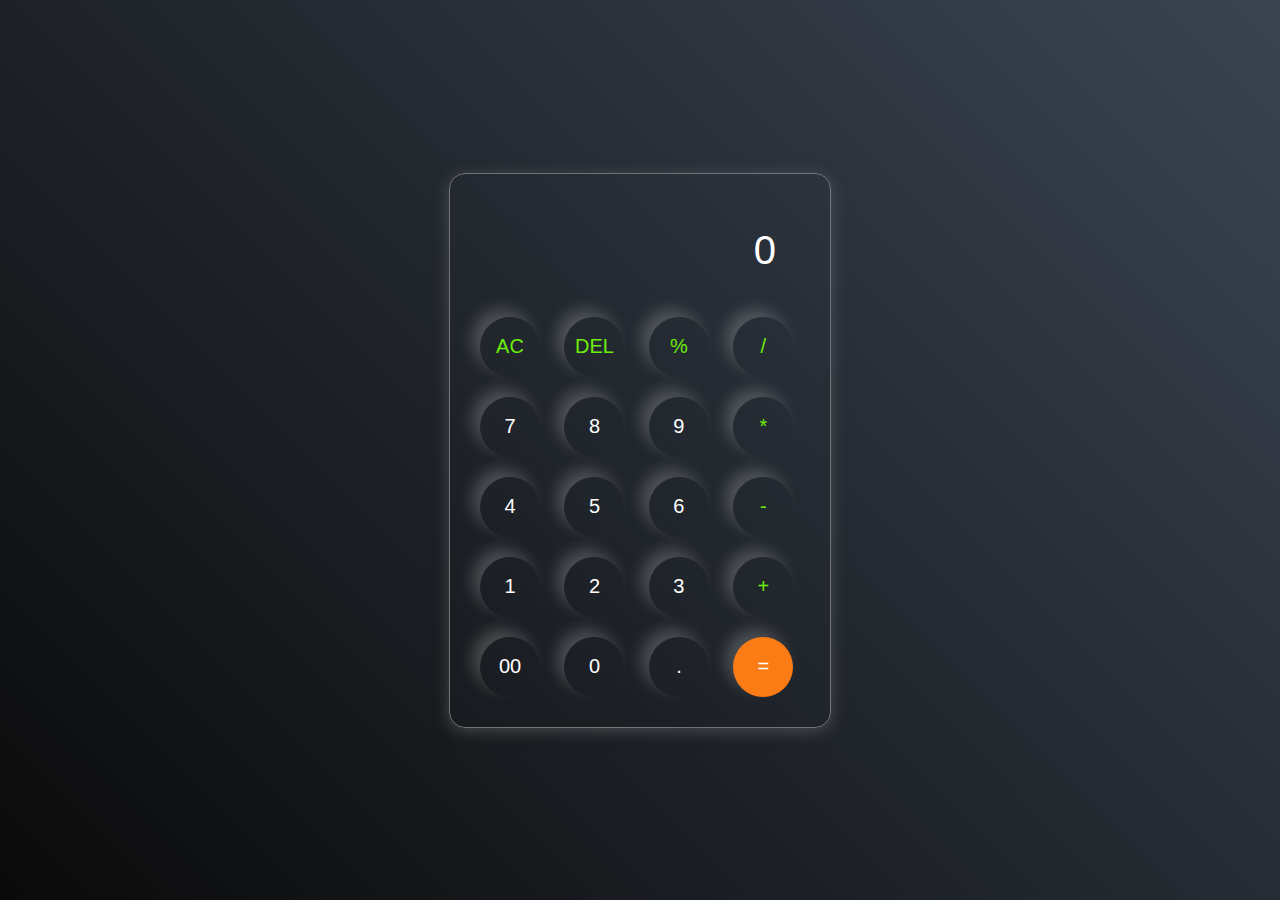
<file: Calculator/index.html>
<!DOCTYPE html>
<html lang="en">
<head>
    <meta charset="UTF-8">
    <meta name="viewport" content="width=device-width, initial-scale=1.0">
    <title>Calculator</title>
    <link rel="stylesheet" href="styles.css">
</head>
<body>
    <div class="container">
        <div class="calculator">
            <input type="text" id="inputbox" placeholder="0">
            <div>
                <button class="button operator">AC</button>
                <button class="button operator">DEL</button>
                <button class="button operator">%</button>
                <button class="button operator">/</button>
            </div>
            <div>
                <button class="button">7</button>
                <button class="button">8</button>
                <button class="button">9</button>
                <button class="button operator">*</button>
            </div>
            <div>
                <button class="button">4</button>
                <button class="button">5</button>
                <button class="button">6</button>
                <button class="button operator">-</button>
            </div>
            <div>
                <button class="button">1</button>
                <button class="button">2</button>
                <button class="button">3</button>
                <button class="button operator">+</button>
            </div>
            <div>
                <button class="button">00</button>
                <button class="button">0</button>
                <button class="button">.</button>
                <button class="button equalBtn">=</button>
            </div>
        </div>
    </div>

    <script src="script.js"></script>
</body>
</html>
</file>
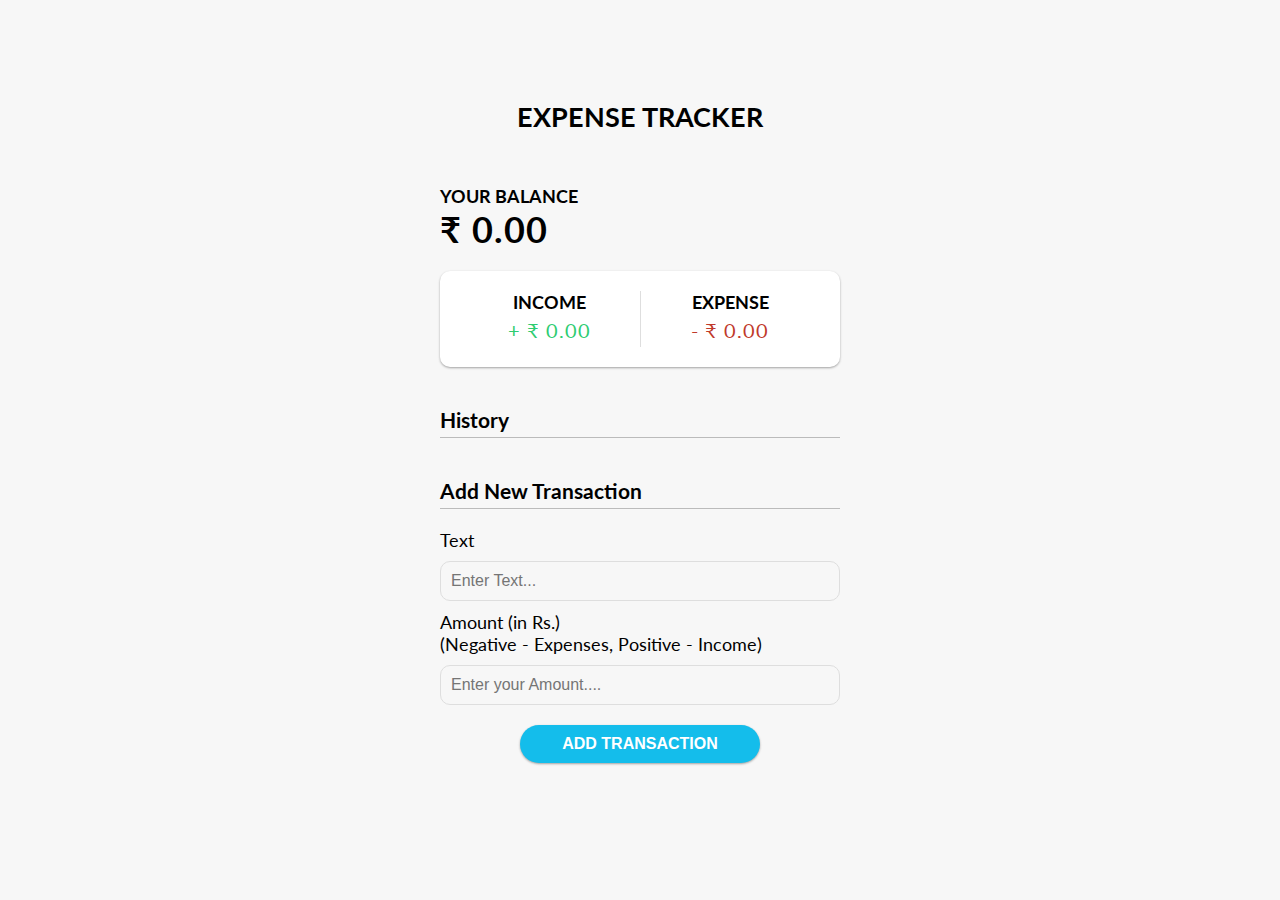
<file: Expense-Tracker/index.html>
<!DOCTYPE html>
<html lang="en">
<head>
    <meta charset="UTF-8">
    <meta name="viewport" content="width=device-width, initial-scale=1.0">
    <title>Expense Tracker</title>
    <link rel="shortcut icon" href="expenses.png" type="image/x-icon">
    <link rel="stylesheet" href="styles.css">
</head>
<body>
    <h2>EXPENSE TRACKER</h2>
    <div class="container">
        <h4>Your balance</h4>
        <h1 id="balance">&#8377 0.00</h1>

        <div class="inc-exp-container">
            <div>
                <h4>Income</h4>
                <p id="money-plus" class="money plus">+ &#8377 0.00</p>
            </div>
            <div>
                <h4>Expense</h4>
                <p id="money-minus" class="money minus">- &#8377 0.00</p>
            </div>
        </div>

        <h3>History</h3>
        <ul id="list" class="list">
            <!-- <li class="minus">
                Cash <span>- &#8377 500</span> <button class="delete-btn">x</button>
            </li> -->
        </ul>

        <h3>Add New Transaction</h3>
        <form id="form">
            <div class="form-control">
                <label for="text">Text</label>
                <input type="text" id="text" placeholder="Enter Text..." required>
            </div>

            <div class="form-control">
                <label for="amount">
                    Amount (in Rs.) <br> (Negative - Expenses, Positive - Income)
                </label>
                <input type="number" id="amount" placeholder="Enter your Amount....">
            </div>

            <button class="btn">ADD TRANSACTION</button>
        </form>
    </div>
    <script src="script.js"></script>
</body>
</html>
</file>
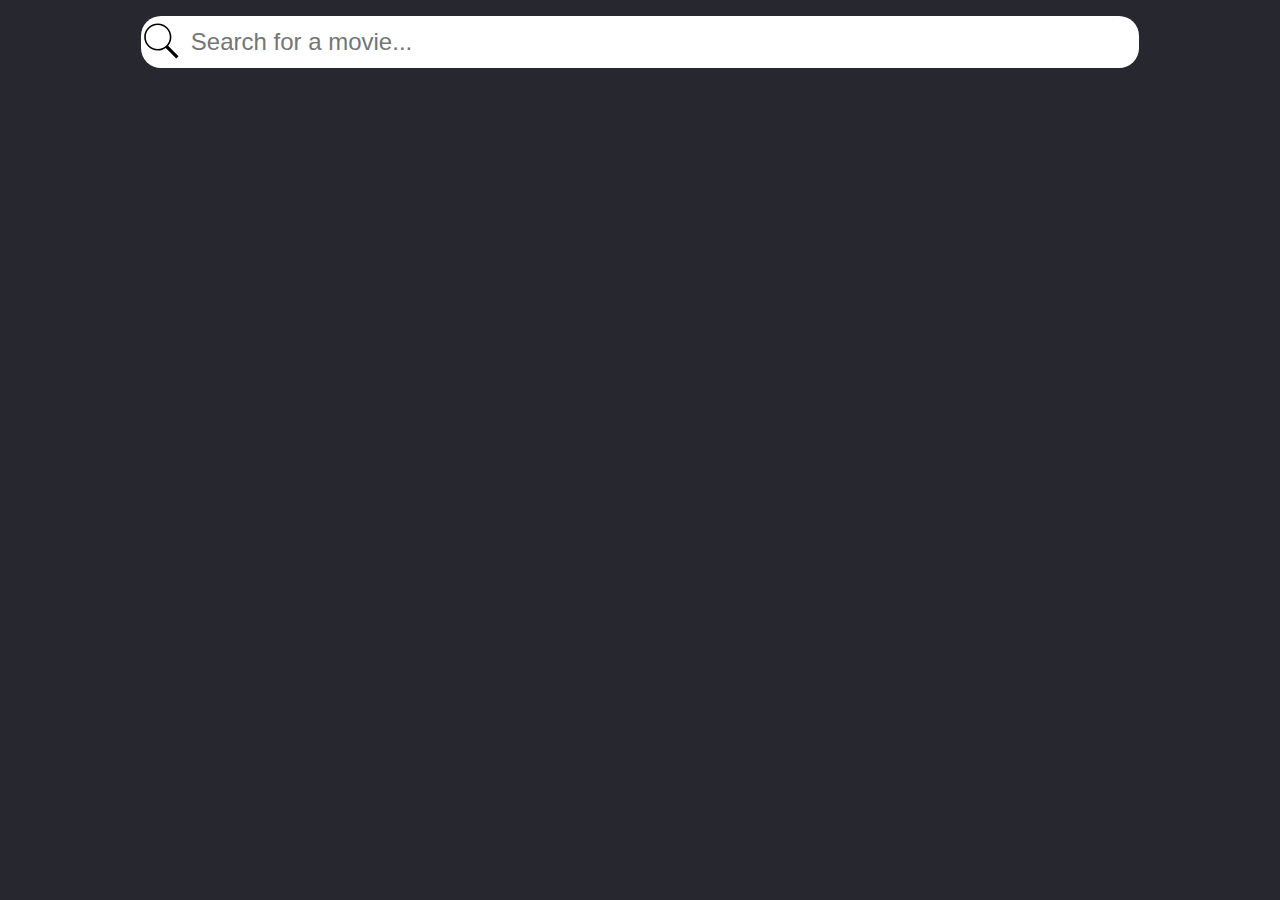
<file: FilmExplorer/index.html>
<!DOCTYPE html>
<html lang="en">
<head>
    <meta charset="UTF-8">
    <meta name="viewport" content="width=device-width, initial-scale=1.0">
    <title>Film Explorer</title>
    <link rel="shortcut icon" href="video-camera.png" type="image/x-icon">
    <link rel="stylesheet" href="style.css">
</head>
<body>
    <header>
        <form id="form">
            <input type="text" id="search" class="search"  placeholder="Search for a movie..." />
        </form>
    </header>

    <main id="main"></main>
    
    <script src="script.js"></script>
</body>
</html>
</file>
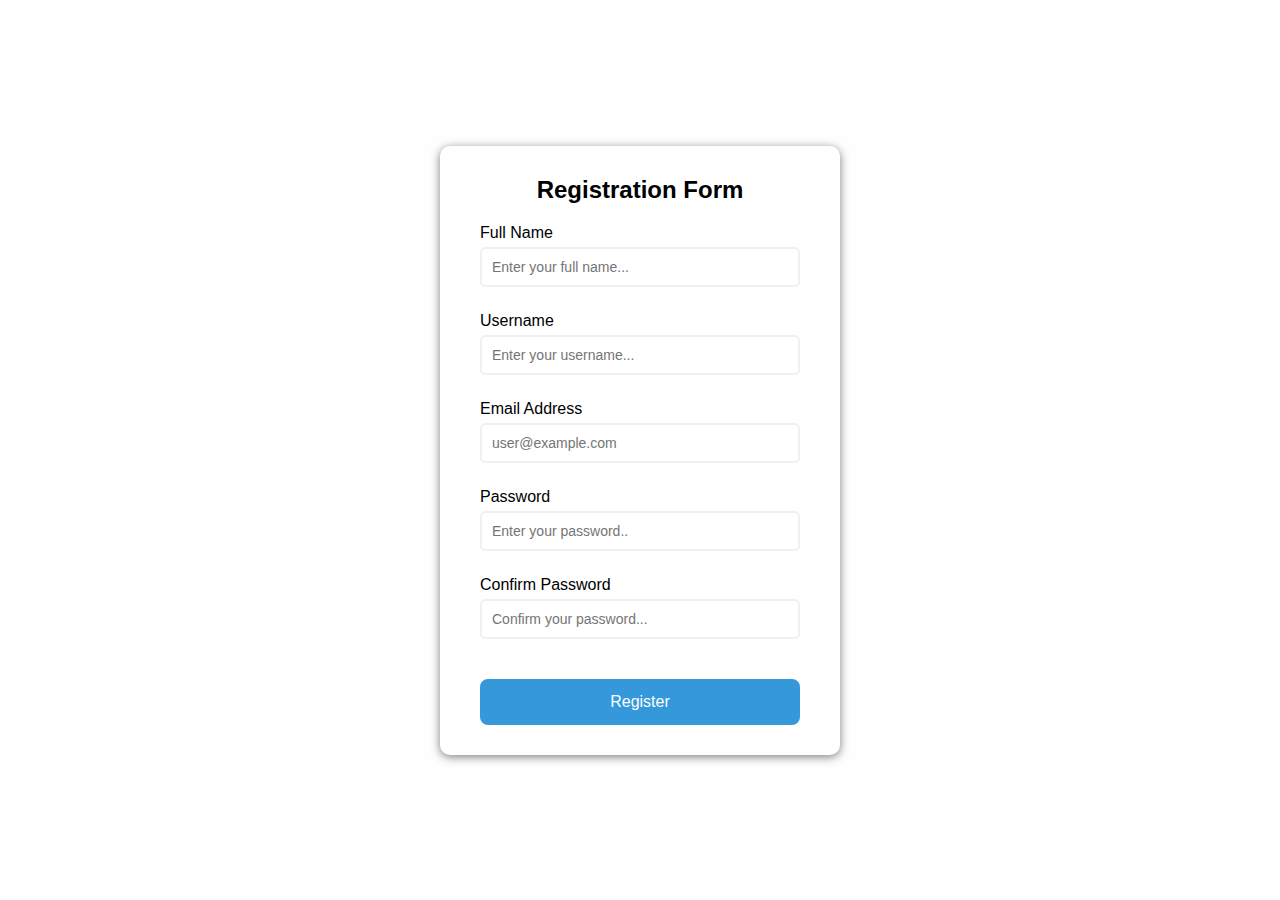
<file: Javascript-Form-Validation/index.html>
<!DOCTYPE html>
<html lang="en">
<head>
    <meta charset="UTF-8">
    <meta name="viewport" content="width=device-width, initial-scale=1.0">
    <title>Form Validation</title>
    <link rel="stylesheet" href="style.css">
</head>
<body>
    <div class="container">
        <form id="form" class="form">
            <h2>Registration Form</h2>

            <div class="form-control">
                <label for="fullname">Full Name</label>
                <input type="text" name="fullname" id="fullname" required
                placeholder="Enter your full name...">
                <small>Error Message</small>
            </div>

            <div class="form-control">
                <label for="username">Username</label>
                <input type="text" name="username" id="username" pattern="[a-zA-Z0-9_]{4,}" required placeholder="Enter your username...">
                <small>Error Message</small>
            </div>

            <div class="form-control">
                <label for="email">Email Address</label>
                <input type="email" name="email" id="email" placeholder="user@example.com" required>
                <small>Error Message</small>
            </div>

            <div class="form-control">
                <label for="password">Password</label>
                <input type="password" name="password" id="password"
                placeholder="Enter your password.." required>
                <small>Error Message</small>
            </div>

            <div class="form-control">
                <label for="password2">Confirm Password</label>
                <input type="password" name="password2" id="password2"
                placeholder="Confirm your password..." required>
                <small>Error Message</small>
            </div>
            <button type="submit">Register</button>
        </form>
    </div>

    <script src="script.js"></script>
</body>
</html>
</file>
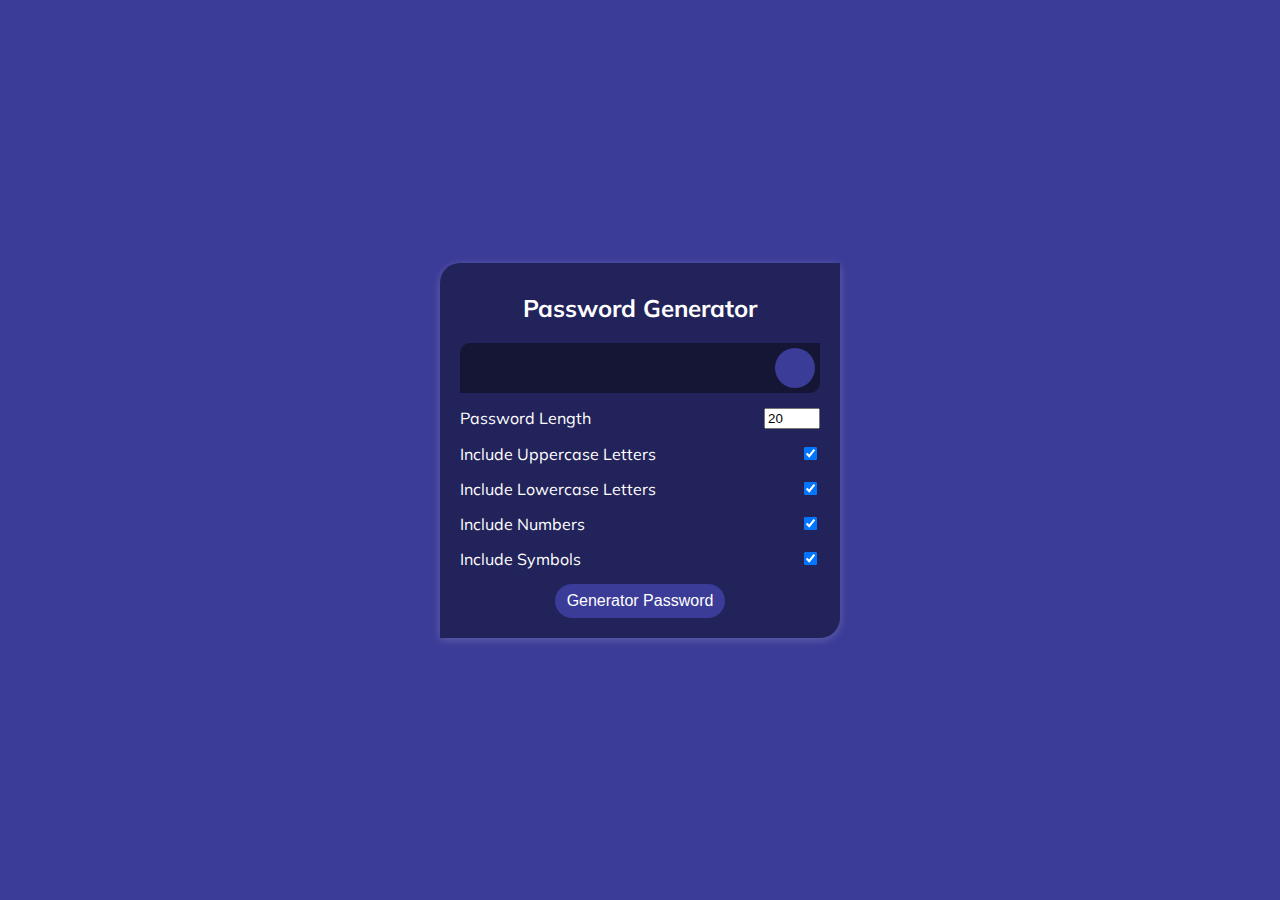
<file: Password-Generator/index.html>
<!DOCTYPE html>
<html lang="en">
<head>
    <meta charset="UTF-8">
    <meta name="viewport" content="width=device-width, initial-scale=1.0">
    <title>Password Generator</title>
    <link rel="stylesheet" href="style.css">
    <link rel="stylesheet" href="https://cdnjs.cloudflare.com/ajax/libs/font-awesome/5.14.0/css/all.min.css" integrity="sha512-1PKOgIY59xJ8Co8+NE6FZ+LOAZKjy+KY8iq0G4B3CyeY6wYHN3yt9PW0XpSriVlkMXe40PTKnXrLnZ9+fkDaog==" crossorigin="anonymous" />
</head>
<body>
    <div class="container">
        <h2>Password Generator</h2>
        <div class="result-container">
            <span id="result"></span>
            <button class="btn" id="clipboard">
                <i class="far fa-clipboard"></i>
            </button>
        </div>

        <div class="settings">
            <div class="setting">
                <label>Password Length</label>
                <input type="number" id="length" min="4" max="20" value="20">
            </div>
            <div class="setting">
                <label>Include Uppercase Letters</label>
                <input type="checkbox" id="uppercase" checked>
            </div>
            <div class="setting">
                <label>Include Lowercase Letters</label>
                <input type="checkbox" id="lowercase" checked>
            </div>
            <div class="setting">
                <label>Include Numbers</label>
                <input type="checkbox" id="numbers" checked>
            </div>
            <div class="setting">
                <label>Include Symbols</label>
                <input type="checkbox" id="symbols" checked>
            </div>
        </div>

        <button class="btn btn-large" id="generate">
            Generator Password
        </button>
    
    </div>

    <script src="script.js"></script>
</body>
</html>
</file>
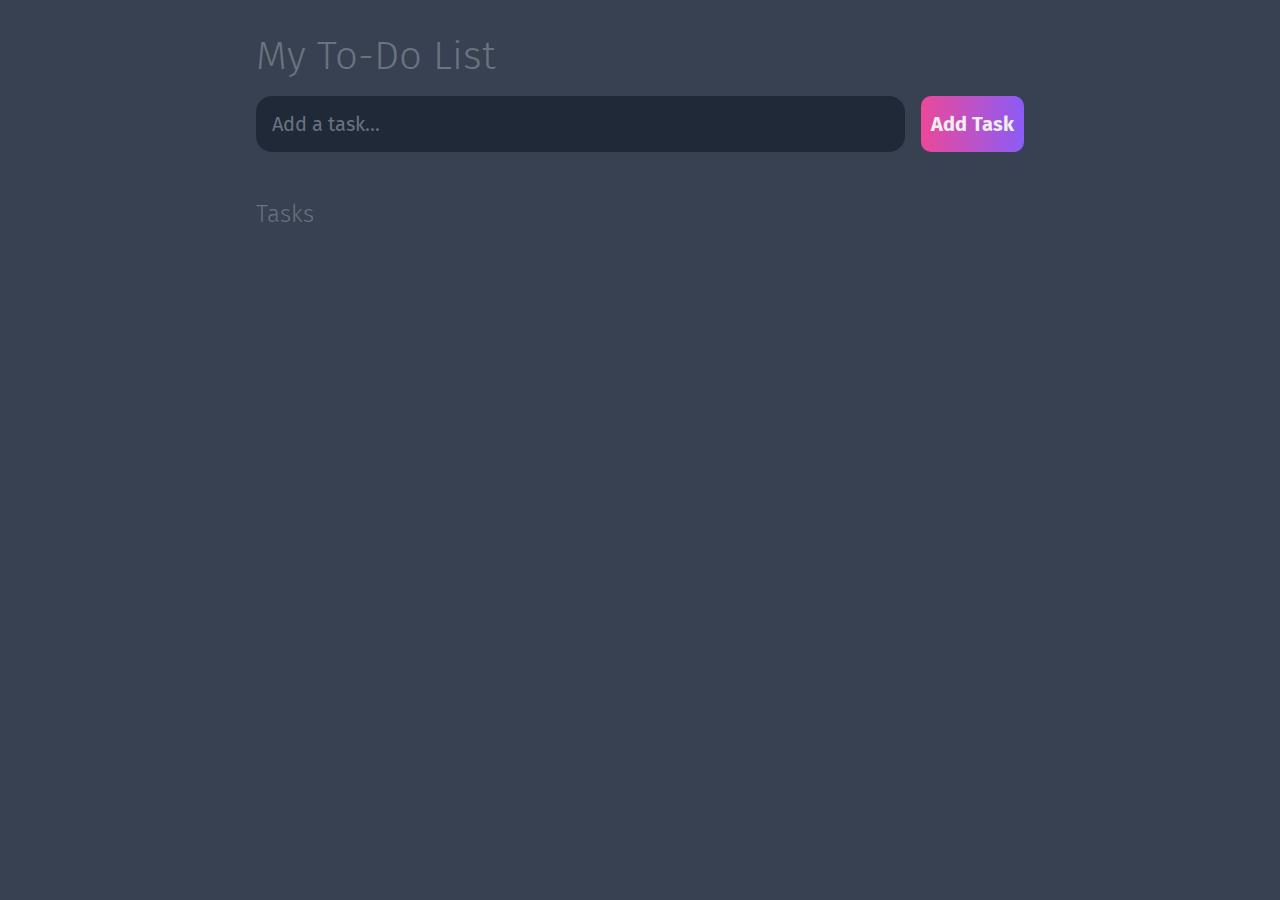
<file: To-Do-List/index.html>
<!DOCTYPE html>
<html lang="en">
<head>
    <meta charset="UTF-8">
    <meta name="viewport" content="width=device-width, initial-scale=1.0">
    <title>To-Do-List</title>
    <link rel="stylesheet" href="styles.css">
    <link rel="shortcut icon" href="check-circle.png" type="image/x-icon">
    
</head>
<body>
    <header>
        <h1>My To-Do List</h1>
        <form id="new-task-form">
            <input type="text" id="new-task-input" name="new-task-input" placeholder="Add a task...">
            <input type="submit" value="Add Task" id="new-task-submit">
        </form>
    </header>
    <main>
        <section class="task-list">
            <h2>Tasks</h2>
            <div id="tasks">
                <!-- <div class="task">
                    <div class="content">
                        <input type="text" class="text" value="A New Task" readonly>
                    </div>
                    <div class="actions">
                        <button class="edit">Edit</button>
                        <button class="delete">Delete</button>
                    </div>
                </div> -->
            </div>
        </section>
    </main>
    <script src="script.js"></script>
</body>
</html>
</file>
<file: Calculator/styles.css>
@import url('https://fonts.googleapis.com/css2?family=Open+Sans:ital,wght@0,300..800;1,300..800&display=swap');

*{
    margin: 0;
    padding: 0;
    box-sizing: border-box;
    font-family: "Open-Sans", sans-serif;
}

body{
    width: 100%;
    height: 100vh;
    display: flex;
    justify-content: center;
    align-items: center;
    background: linear-gradient(45deg, #0a0a0a, #3a4452);
}

.calculator{
    border: 1px solid #717377;
    padding: 20px;
    border-radius: 16px;
    background: transparent;
    box-shadow: 0px 3px 15px rgba(113, 115, 119, 0.5);
}

input{
    width: 320px;
    border: none;
    padding: 24px;
    margin: 10px;
    background: transparent;
    box-shadow: 0px 3px 15px rgbs(84, 84, 84, 0.1);
    font-size: 40px;
    text-align: right;
    cursor: pointer;
    color: #fff;
}

input::placeholder{
    color: #fff;
}

.button{
    border: none;
    width: 60px;
    height: 60px;
    margin: 10px;
    border-radius: 50%;
    background: transparent;
    color: #fff;
    font-size: 20px;
    box-shadow: -8px -8px 15px rgba(255, 255,255, 0.2);
    cursor: pointer;
}

.equalBtn{
    background-color: #fb7c14;
}

.operator{
    color: #6dee0a;
}

.button:hover{
    color: #6dee;
}

.button:active{
    color: #3a4452;
    background-color: #fff;
}
</file>
<file: Expense-Tracker/styles.css>
@import url('https://fonts.googleapis.com/css2?family=Lato:ital,wght@0,100;0,300;0,400;0,700;0,900;1,100;1,300;1,400;1,700;1,900&display=swap');

:root{
    --box-shadow: 0 1px 3px rgba(0, 0, 0, 0.12), 0 1px 2px rgba(0, 0, 0, 0.24);
}

*{
    box-sizing: border-box;
}

body{
    background-color: #f7f7f7;
    display: flex;
    flex-direction: column;
    align-items: center;
    justify-content: center;
    min-height: 100vh;
    margin: 0;
    font-family: 'Lato', sans-serif;
    font-size: 18px;
}

.container{
    margin: 30px auto;
    width: 400px;
}

h1{
    letter-spacing: 1px;
    margin: 0;
}

h3{
    border-bottom: 1px solid #bbb;
    padding-bottom: 5px;
    margin: 40px 0 10px;
}

h4{
    margin: 0;
    text-transform: uppercase;
}

.inc-exp-container{
    background-color: #fff;
    box-shadow: var(--box-shadow);
    padding: 20px;
    display: flex;
    justify-content: space-around;
    margin: 20px 0;
    border-radius: 10px;
}

.inc-exp-container > div{
    flex: 1;
    text-align: center;
}

.inc-exp-container > div:first-of-type{
    border-right: 1px solid #dedede;
}

.money{
    font-size: 20px;
    letter-spacing: 1px;
    margin: 5px 0;
}

.money.plus{
    color: #2ecc71;
}

.money.minus{
    color: #c0392b;
}

label{
    display: inline-block;
    margin: 10px 0;
}

input[type="number"],
input[type="text"]{
    border: 1px solid #dedede;
    background-color: transparent;
    display: block;
    width: 100%;
    padding: 10px;
    border-radius: 10px;
    font-size: 16px;
}

.btn{
    cursor: pointer;
    background-color: #14bdeb;
    border: none;
    box-shadow: var(--box-shadow);
    color: #fff;
    display: block;
    font-size: 16px;
    margin: 20px auto 30px;
    padding: 10px;
    width: 60%;
    border-radius: 30px;
    font-weight:  bold;
}

.btn:hover{
    background-color: rgb(1, 180, 229);
}

.btn:focus,
.delete-btn:focus{
    outline: 0;
}

.list{
    list-style-type: none;
    padding: 0;
    margin-bottom: 40px;
}

.list li{
    background-color: #fff;
    box-shadow: var(--box-shadow);
    color: #333;
    display: flex;
    justify-content: space-between;
    position: relative;
    padding: 10px;
    margin: 10px 0;
}

.list li.plus{
    border-right: 5px solid #2e4;
}

.list li.minus{
    border-right: 5px solid #c03;
}

.delete-btn{
    cursor: pointer;
    background-color: #e74c3c;
    border: 0;
    color: #fff;
    font-size: 20px;
    line-height: 20px;
    padding: 2px 5px;
    position: relative;
    top: 50%;
    left: 0;
    transform: translate(-100%, -50%);
    opacity: 0;
    transition: opacity 0.3s ease;
}

.list li:hover .delete-btn{
    opacity: 1;
}
</file>
<file: FilmExplorer/style.css>
@import url('https://fonts.googleapis.com/css2?family=Lato:wght@400;700;900&display=swap');

:root{
    --main: #27272f;
    --neutral: #dfe0ee;
}

*{
    box-sizing: border-box;
}

body{
    background-color: var(--main);
    font-family: 'Lato', sans-serif;
    margin: 0;
}

header{
    padding: 1rem;
    display: block;
}

input[type="text"]{
    width: 80%;
    border: none;
    display: block;
    margin: 0 auto;
    outline: none;
    border-radius: 20px;
    font-size: 24px;
    background-image: url(search.svg);
    background-size: 40px 50px;
    background-repeat: no-repeat;
    padding: 12px 20px 12px 50px;
}

input[type="text"]:focus{
    border: 1px solid black;
    box-shadow: 2px 2px 5px 1px #ffffff;
}

main{
    display: flex;
    flex-wrap: wrap;
    justify-content: center;
}

.movie{
    width: 300px;
    margin: 1rem;
    background-color: var(--neutral);
    box-shadow: 0 4px 5px rgba(0,0,0,0.2);
    position: relative;
    overflow: hidden;
    border-radius: 8px;
}

.movie img{
    width: 100%;
}

.movie-info{
    color: var(--main);
    display: flex;
    align-items: center;
    justify-content: space-between;
    gap: 0.2rem;
    padding: 0.5rem 1rem 1rem;
    letter-spacing: 0.5px;
}

.movie-info h3{
    margin-top: 0;
}

.movie-info span{
    background-color: var(--main);
    padding: 0.25rem 0.5rem;
    border-radius: 3px;
    font-weight: bold;
}

.movie-info span.green{
    color: lightgreen;
}

.movie-info span.orange{
    color: orange;
}

.movie-info span.red{
    color: red;
}

.overview{
    background-color: var(--neutral);
    padding: 2rem;
    position: absolute;
    left: 0;
    bottom: 0;
    right: 0;
    max-height: 100%;
    transform: translateY(101%);
    overflow-y: auto;
    transition: transform 0.3s ease-in;
}

.movie:hover .overview{
    transform: translateY(0);
}
</file>
<file: Javascript-Form-Validation/style.css>
@import url('https://fonts.googleapis.com/css2?family=Noto+Sans:ital,wght@0,100..900;1,100..900&display=swap');

:root{
    --success-color: #2ECC71;
    --error-color: #E74C3C;
}

*{
    box-sizing: border-box;
}

body{
    background-color: #f9f9fb3d;
    font-family: 'Noto-Sans', sans-serif;
    display: flex;
    align-items: center;
    justify-content: center;
    min-height: 100vh;
    margin: 0;
}

.container{
    background-color: #ffffff;
    border-radius: 10px;
    width: 400px;
    box-shadow: 0 2px 10px rgba(0,0,0,0.5);
}

h2{
    text-align: center;
    margin: 0 0 20px;
}

.form{
    padding: 30px 40px;
}

.form-control{
    margin-bottom: 5px;
    padding-bottom: 20px;
    position: relative;
}

.form-control label{
    color: #000000;
    display: block;
    margin-bottom: 5px;
}

.form-control input{
    border: 2px solid #f0f0f0;
    border-radius: 5px;
    display: block;
    width: 100%;
    padding: 10px;
    font-size: 14px;
}

.form-control input:focus{
    outline: 0;
    border-color: #777;
}

.form-control.success input{
    border-color: var(--success-color);
}

.form-control.error input{
    border-color: var(--error-color);
}

.form-control small{
    color: var(--error-color);
    position: absolute;
    bottom: 0;
    left: 0;
    visibility: hidden;
}

.form-control.error small{
    visibility: visible;
}

.form button{
    cursor: pointer;
    background-color: #3498db;
    border: 2px solid #3498db;
    border-radius: 8px;
    color: #fff;
    display: block;
    font-size: 16px;
    padding: 12px 18px;
    margin-top: 20px;
    width: 100%;
}

button:hover{
    background-color: #357097;
}
</file>
<file: Password-Generator/style.css>
@import url('https://fonts.googleapis.com/css?family=Muli&display=swap');

*{
    box-sizing: border-box;
}

body{
    background-color: #3b3b98;
    color: #fff;
    font-family: 'Muli',sans-serif;
    display: flex;
    flex-direction: column;
    justify-content: center;
    align-items: center;
    height: 100vh;
    overflow: hidden;
    padding: 10px;
    margin: 0;
}

h2{
    margin: 10px 0 20px;
    text-align: center;
}

.container{
    background-color: #23235b;
    box-shadow: 0px 2px 10px rgba(255, 255, 255, 0.2);
    padding: 20px;
    width: 400px;
    border-radius: 20px 0 20px 0;
}

.result-container{
    background-color: rgba(0, 0, 0, 0.4);
    display: flex;
    justify-content: flex-start;
    align-items: center;
    position: relative;
    font-size: 18px;
    letter-spacing: 1px;
    padding: 12px 10px;
    height: 50px;
    width: 100%;
    border-radius: 10px 0 10px 0;
}

.result-container #result{
    word-wrap: break-word;
    max-width: calc(100% - 40px);
    overflow-y: scroll;
    height: 100%;
}

#result::-webkit-scrollbar{
    width: 1rem;
}

.result-container .btn{
    position: absolute;
    top: 5px;
    right: 5px;
    width: 40px;
    height: 40px;
    font-size: 20px;
}

.btn{
    border: none;
    background-color: #3b3b98;
    color: white;
    font-size: 16px;
    padding: 8px 12px;
    cursor: pointer;
    border-radius: 40px;
}   
.btn-large{
    display: block;
    margin: 0 auto;
}


.btn:hover{
    background-color: #7171ff;
}
.setting{
    display: flex;
    justify-content: space-between;
    align-items: center;
    margin: 15px 0;
}
</file>
<file: To-Do-List/styles.css>
@import url('https://fonts.googleapis.com/css2?family=Fira+Sans:ital,wght@0,100;0,200;0,300;0,400;0,500;0,600;0,700;0,800;0,900;1,100;1,200;1,300;1,400;1,500;1,600;1,700;1,800;1,900&display=swap');

:root{
    --dark: #374151;
    --darker: #1F2937;
    --darkest: #111827;
    --grey: #6B7280;
    --pink: #EC4899;
    --purple: #8B5CF6;
    --light: #EEE;
}

*{
    margin: 0;
    box-sizing: border-box;
    font-family: "Fira Sans";
}

body{
    display: flex;
    flex-direction: column;
    min-height: 100vh;
    color: var(--light);
    background-color: var(--dark);
}

header{
    padding: 2rem 1rem;
    max-width: 800px;
    width: 100%;
    margin: 0 auto;
}

header h1{
    font-size: 2.5rem;
    font-weight: 300;
    color: var(--grey);
    margin-bottom: 1rem;
}

#new-task-form {
    display: flex;
}

input, button{
    appearance: none;
    outline: none;
    border: none;
    background: none;
}

#new-task-input{
    flex: 1 1 0%;
    background-color: var(--darker);
    padding: 1rem;
    border-radius: 1rem;
    margin-right: 1rem;
    color: var(--light);
    font-size: 1.25rem;
}

#new-task-input:focus{
    box-shadow: 0px 2px 2px #fff;
}

#new-task-input::placeholder{
    color: var(--grey);
}

#new-task-submit{
    color: var(--light);
    font-size: 1.25rem;
    font-weight: 700;
    background-image: linear-gradient(to right, var(--pink), var(--purple));
    padding: 10px;
    border-radius: 10px;
    cursor: pointer;
}

main{
    flex: 1 1 0%;
    max-width: 800px;
    width: 100%;
    margin: 0 auto;
}

.task-list{
    padding: 1rem;
}

.task-list h2{
    font-size: 1.5rem;
    font-weight: 300;
    color: var(--grey);
    margin-bottom: 1rem;
}

#tasks .task{
    display: flex;
    justify-content: space-between;
    background-color: var(--darkest);
    padding: 1rem;
    border-radius: 1rem;
    box-shadow: 0 4px 6px -1px rgba(0, 0, 0, 0.1);
    margin-bottom: 1rem;
}

.task .content{
    flex: 1 1 0%;
}

.task .content .text{
    color: var(--light);
    font-size: 1.125rem;
    width: 100%;
    display: block;
    transition: 0.4s;
}

.task .content .text:not(:read-only){
    color: var(--pink);
}

.task .actions{
    display: flex;
    margin: 0 -0.5rem;
}

.task .actions  button{
    cursor: pointer;
    margin: 0 0.5rem;
    font-size: 1.125rem;
    font-weight: 700;
    text-transform: uppercase;
    transition: 0.4s;
}

.task  .actions  button:hover{
    opacity: 0.8;
}

.task .actions .edit{
    background-image: linear-gradient(to right, var(--pink), var(--purple));
    -webkit-background-clip: text;
    -webkit-text-fill-color: transparent;
}

.task .actions .delete{
    color: crimson;
}
</file>
